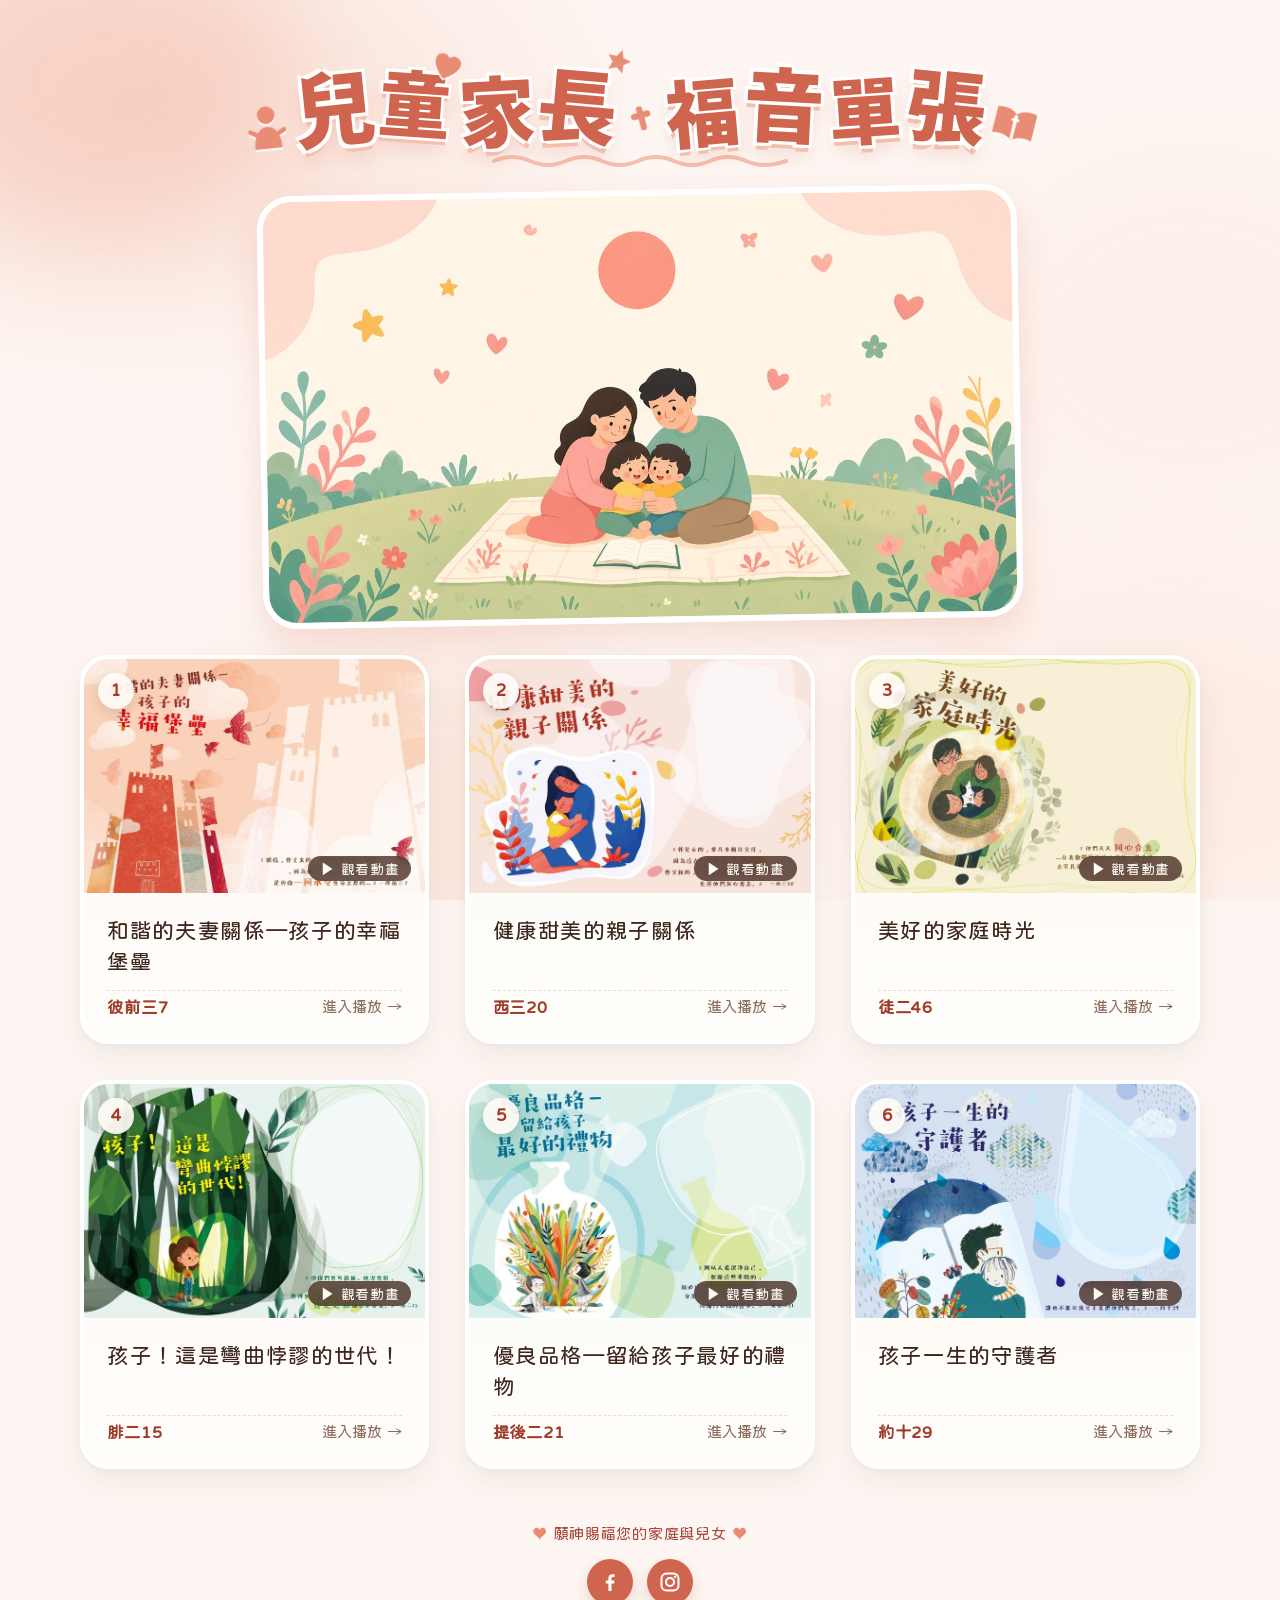
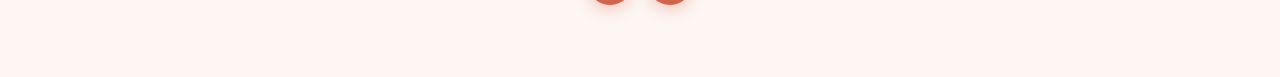
<file: index.html>
<!DOCTYPE html>
<html lang="zh-Hant">
<head>
  <meta charset="UTF-8">
  <meta name="viewport" content="width=device-width, initial-scale=1.0">
  <title>兒童家長福音單張</title>
  <link rel="icon" href="data:image/svg+xml,%3Csvg xmlns=%22http://www.w3.org/2000/svg%22 viewBox=%220 0 24 24%22%3E%3Cpath fill=%22%23d0654f%22 d=%22M12 21s-7.5-4.6-9.2-9.4C1.6 8.1 4 5 7.2 5c2 0 3.6 1.1 4.8 2.8C13.2 6.1 14.8 5 16.8 5 20 5 22.4 8.1 21.2 11.6 19.5 16.4 12 21 12 21z%22/%3E%3C/svg%3E">
  <link rel="stylesheet" href="css/style.css">
</head>
<body class="home-body">
  <div class="watercolor-blobs" aria-hidden="true">
    <div class="blob blob-pink"></div>
    <div class="blob blob-green"></div>
    <div class="blob blob-cream"></div>
  </div>

  <main class="home-container">
    <header class="home-header">
      <svg class="title-art" viewBox="0 0 160 92" role="img" aria-label="大人牽著小孩、手拿福音單張的小插圖">
        <path class="ta-heart" d="M80 22c-5-6-15-4-15 4 0 6 8 11 15 16 7-5 15-10 15-16 0-8-10-10-15-4z"/>
        <circle class="ta-c2" cx="50" cy="40" r="9"/>
        <path class="ta-c2" d="M37 88c0-20 5-34 13-34s13 14 13 34z"/>
        <circle class="ta-c1" cx="106" cy="54" r="7"/>
        <path class="ta-c1" d="M96 88c0-14 4-25 10-25s10 11 10 25z"/>
        <path class="ta-line" d="M61 66c12 6 24 6 37 3" />
        <rect class="ta-book" x="116" y="62" width="20" height="15" rx="3" transform="rotate(-12 126 70)"/>
        <path class="ta-bookline" d="M120 66.5l12-2.5M121 70.5l9-2" transform="rotate(-0 126 70)"/>
      </svg>
      <h1 class="home-title fun-title ft-b" aria-label="兒童家長福音單張"><span class="ft-line" aria-hidden="true"><span class="fc" style="--r:-6deg;--s:1.06;--y:0em">兒<svg class="fd p-left" viewBox="0 0 24 24" aria-hidden="true" focusable="false"><circle cx="12" cy="6" r="4.2"/><path d="M5.5 22c0-6.5 2.8-10.5 6.5-10.5s6.5 4 6.5 10.5z"/><path d="M4 13.5l3.5 2M20 13.5l-3.5 2" stroke="currentColor" stroke-width="2.2" stroke-linecap="round"/></svg></span><span class="fc" style="--r:4deg;--s:0.94;--y:-0.06em">童<svg class="fd p-tr" viewBox="0 0 24 24" aria-hidden="true" focusable="false"><path d="M12 21c-1.2-1-9-6.2-9-12a5 5 0 0 1 9-3 5 5 0 0 1 9 3c0 5.8-7.8 11-9 12z"/></svg></span><span class="fc" style="--r:-3deg;--s:1.0;--y:0.04em">家</span><span class="fc" style="--r:5deg;--s:1.04;--y:-0.04em">長<svg class="fd p-tr sm" viewBox="0 0 24 24" aria-hidden="true" focusable="false"><path d="M12 2.5l2.8 6 6.6.8-4.9 4.5 1.3 6.5L12 17l-5.8 3.3 1.3-6.5-4.9-4.5 6.6-.8z" stroke-linejoin="round"/></svg></span></span><span class="ft-line" aria-hidden="true"><span class="fc" style="--r:-5deg;--s:0.96;--y:0.05em">福<svg class="fd p-left sm2" viewBox="0 0 24 24" aria-hidden="true" focusable="false"><rect x="9.5" y="2" width="5" height="20" rx="2.2"/><rect x="4" y="7" width="16" height="5" rx="2.2"/></svg></span><span class="fc" style="--r:3deg;--s:1.05;--y:-0.05em">音</span><span class="fc" style="--r:-4deg;--s:0.95;--y:0.03em">單</span><span class="fc" style="--r:6deg;--s:1.03;--y:-0.03em">張<svg class="fd p-right" viewBox="0 0 24 24" aria-hidden="true" focusable="false"><path d="M12 6.5C9 4 5 3.6 1.5 4.6v14c3.5-1 7.5-.6 10.5 1.9 3-2.5 7-2.9 10.5-1.9v-14C19 3.6 15 4 12 6.5z"/><path d="M12 7v13" stroke="#fff" stroke-width="1.6" fill="none"/><path class="lt" d="M10.6 9.6h2.8M12 8.2v5" stroke="#fff" stroke-width="1.5" stroke-linecap="round" fill="none"/></svg></span></span></h1>
      <svg class="title-wave" viewBox="0 0 300 16" aria-hidden="true"><path d="M4 9 Q 22 1 40 9 T 76 9 T 112 9 T 148 9 T 184 9 T 220 9 T 256 9 T 296 9" fill="none" stroke="currentColor" stroke-width="4" stroke-linecap="round"/></svg>
      <figure class="hero-art">
        <img src="img/home_hero.jpg" alt="一家人坐在草地上，一起讀聖經的溫馨插圖" width="1280" height="720">
      </figure>
    </header>

    <section id="tract-grid" class="tract-grid" aria-label="福音單張列表"></section>

    <footer class="home-footer">
      <p><span class="foot-heart">♥</span> 願神賜福您的家庭與兒女 <span class="foot-heart">♥</span></p>
      <nav class="social-links" aria-label="社群連結">
        <a class="social-btn" href="https://www.facebook.com/share/19xRhihEk9/" target="_blank" rel="noopener" aria-label="Facebook" title="Facebook">
          <svg viewBox="0 0 24 24" aria-hidden="true"><path d="M13.5 21v-7.6h2.6l.4-3h-3V8.5c0-.9.3-1.5 1.5-1.5h1.6V4.3c-.3 0-1.2-.1-2.3-.1-2.3 0-3.9 1.4-3.9 4v2.2H7.8v3h2.6V21z"/></svg>
        </a>
        <a class="social-btn" href="https://www.instagram.com/jloves_children?cplk=NXM1bHM0Y20wMHAx" target="_blank" rel="noopener" aria-label="Instagram" title="Instagram">
          <svg viewBox="0 0 24 24" aria-hidden="true"><rect x="3.5" y="3.5" width="17" height="17" rx="5" fill="none" stroke="currentColor" stroke-width="2"/><circle cx="12" cy="12" r="4" fill="none" stroke="currentColor" stroke-width="2"/><circle cx="17.2" cy="6.8" r="1.3"/></svg>
        </a>
      </nav>
    </footer>
  </main>

  <script>
    (function () {
      var FALLBACK_TRACTS = [
        { id: 1, title: '健康甜美的親子關係', verse_ref: '西三20' },
        { id: 2, title: '美好的家庭時光', verse_ref: '徒二46' },
        { id: 3, title: '孩子！這是彎曲悖謬的世代！', verse_ref: '腓二15' },
        { id: 4, title: '優良品格—留給孩子最好的禮物', verse_ref: '提後二21' },
        { id: 5, title: '孩子一生的守護者', verse_ref: '約十29' },
        { id: 6, title: '和諧的夫妻關係—孩子的幸福堡壘', verse_ref: '彼前三7' }
      ];

      var SVG_PLACEHOLDER = 'data:image/svg+xml;utf8,' + encodeURIComponent(
        '<svg xmlns="http://www.w3.org/2000/svg" viewBox="0 0 640 440">' +
        '<defs><linearGradient id="g" x1="0" y1="0" x2="1" y2="1">' +
        '<stop offset="0%" stop-color="#f7ded6"/>' +
        '<stop offset="55%" stop-color="#faf1e6"/>' +
        '<stop offset="100%" stop-color="#dcebd9"/>' +
        '</linearGradient></defs>' +
        '<rect width="640" height="440" fill="url(#g)"/>' +
        '<circle cx="140" cy="110" r="90" fill="#f3c5b8" opacity="0.45"/>' +
        '<circle cx="510" cy="340" r="120" fill="#c7dec3" opacity="0.45"/>' +
        '</svg>'
      );

      var grid = document.getElementById('tract-grid');

      function createCard(item) {
        var n = item.id;
        var a = document.createElement('a');
        a.className = 'tract-card';
        a.href = 'play.html?t=' + n;
        a.id = 'tract-card-' + n;

        var thumbWrap = document.createElement('div');
        thumbWrap.className = 'card-thumb-wrap';

        var img = document.createElement('img');
        img.className = 'card-thumb';
        img.alt = item.title;
        img.loading = 'lazy';
        img.src = 'img/thumb_t' + n + '.jpg';
        img.onerror = function () {
          if (img.dataset.triedFront !== '1') {
            img.dataset.triedFront = '1';
            img.src = 'img/t' + n + '_front.jpg';
          } else {
            img.onerror = null;
            img.src = SVG_PLACEHOLDER;
          }
        };

        var numBadge = document.createElement('span');
        numBadge.className = 'card-number';
        numBadge.textContent = String(item.pos || n);

        var playPill = document.createElement('span');
        playPill.className = 'card-play-pill';
        playPill.textContent = '▶ 觀看動畫';

        thumbWrap.appendChild(img);
        thumbWrap.appendChild(numBadge);
        thumbWrap.appendChild(playPill);

        var body = document.createElement('div');
        body.className = 'card-body';

        var titleEl = document.createElement('h2');
        titleEl.className = 'card-title';
        titleEl.id = 'tract-title-' + n;
        titleEl.textContent = item.title;

        var footer = document.createElement('div');
        footer.className = 'card-footer';

        var refEl = document.createElement('span');
        refEl.className = 'card-ref';
        refEl.id = 'tract-ref-' + n;
        refEl.textContent = item.verse_ref;

        var arrowEl = document.createElement('span');
        arrowEl.className = 'card-arrow';
        arrowEl.textContent = '進入播放 →';

        footer.appendChild(refEl);
        footer.appendChild(arrowEl);

        body.appendChild(titleEl);
        body.appendChild(footer);

        a.appendChild(thumbWrap);
        a.appendChild(body);
        return a;
      }

      // 彩虹順序：紅→橙→黃→綠→青→藍
      var RAINBOW_ORDER = [6, 1, 2, 3, 4, 5];
      FALLBACK_TRACTS.sort(function (a, b) {
        return RAINBOW_ORDER.indexOf(a.id) - RAINBOW_ORDER.indexOf(b.id);
      });
      FALLBACK_TRACTS.forEach(function (item, idx) {
        item.pos = idx + 1;
        grid.appendChild(createCard(item));
      });

      FALLBACK_TRACTS.forEach(function (fallback) {
        var n = fallback.id;
        fetch('data/t' + n + '.json')
          .then(function (res) {
            if (!res.ok) throw new Error('HTTP ' + res.status);
            return res.json();
          })
          .then(function (data) {
            if (!data || typeof data !== 'object') return;
            var titleEl = document.getElementById('tract-title-' + n);
            var refEl = document.getElementById('tract-ref-' + n);
            if (titleEl && typeof data.title === 'string' && data.title.trim()) {
              titleEl.textContent = data.title.trim();
            }
            var ref = data.verse_ref;
            if ((!ref || !String(ref).trim()) && Array.isArray(data.scenes)) {
              for (var i = 0; i < data.scenes.length; i++) {
                if (data.scenes[i] && data.scenes[i].ref) {
                  ref = data.scenes[i].ref;
                  break;
                }
              }
            }
            if (refEl && typeof ref === 'string' && ref.trim()) {
              refEl.textContent = ref.trim().replace(/^[—－\-]+/, '');
            }
          })
          .catch(function () {
            // Keep hardcoded fallback title and verse_ref
          });
      });
    })();
  </script>
</body>
</html>
</file>
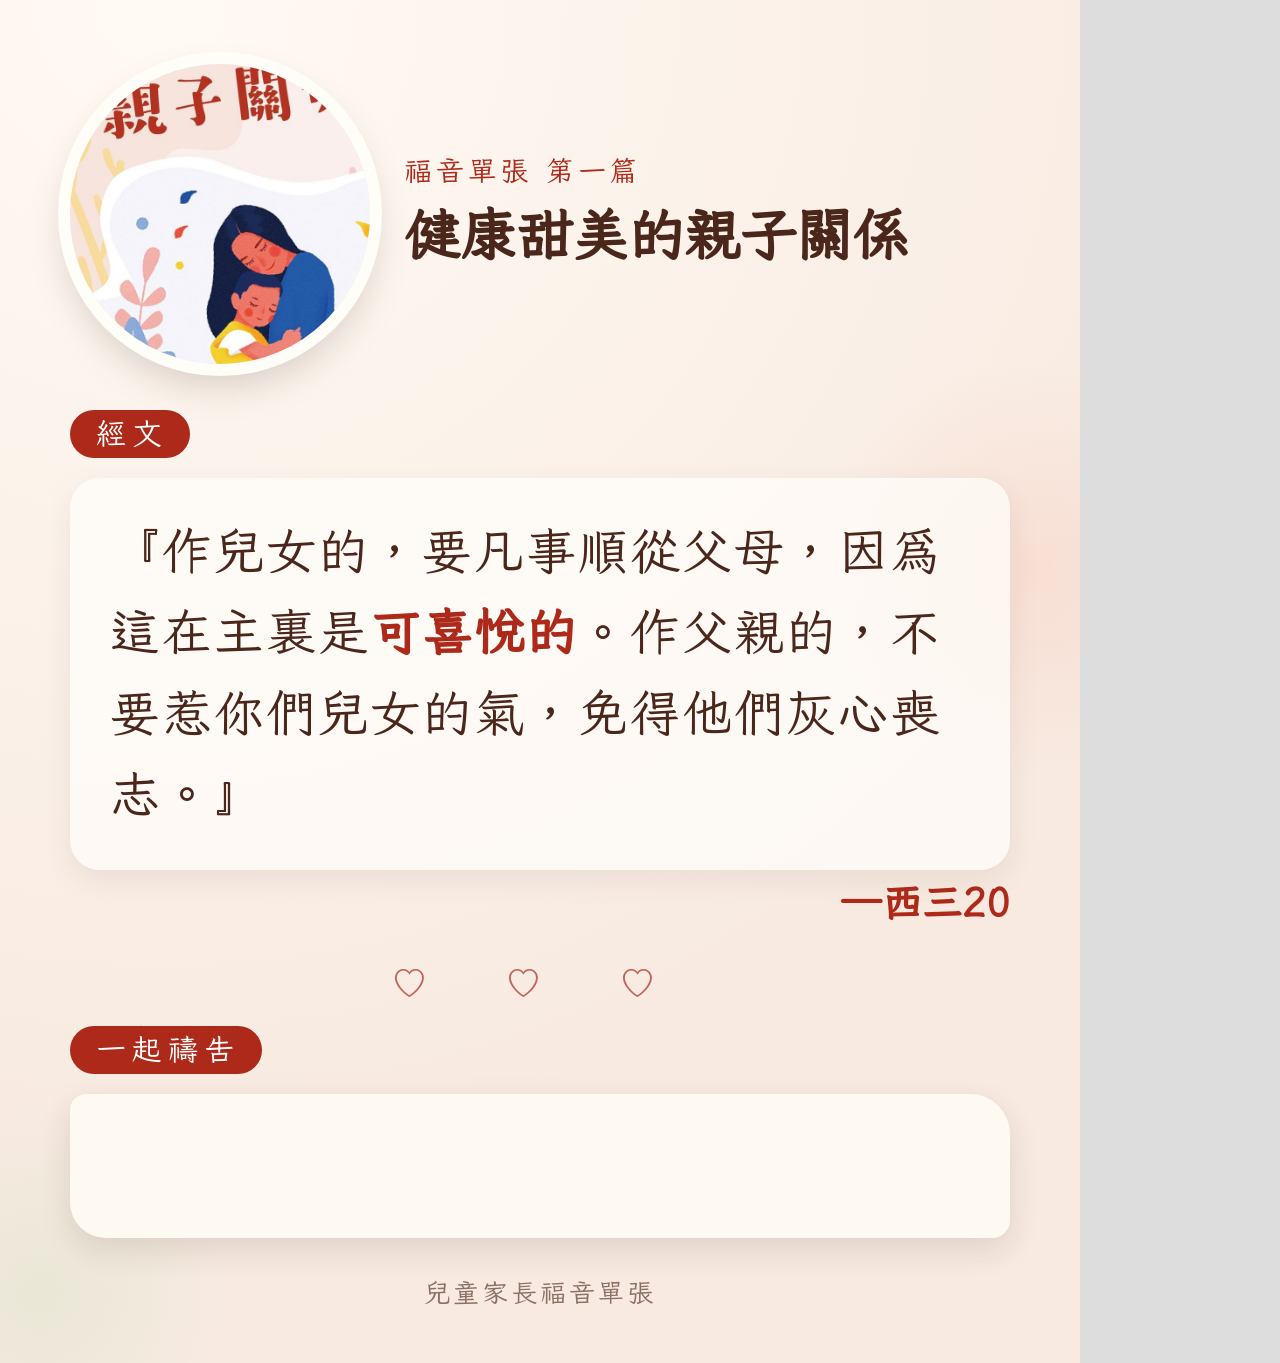
<file: card.html>
<!DOCTYPE html>
<html lang="zh-Hant">
<head>
<meta charset="UTF-8">
<meta name="robots" content="noindex">
<title>經文禱告圖文卡</title>
<style>
@font-face { font-family: 'WenKai'; src: url('fonts/wenkai.woff2') format('woff2'); }
@font-face { font-family: 'PrayerHand'; src: url('fonts/prayer.woff2') format('woff2'); }
* { box-sizing: border-box; margin: 0; padding: 0; }
body { background: #ddd; font-family: 'WenKai', serif; }
#card {
  width: 1080px; padding: 64px 70px 54px; position: relative; overflow: hidden;
  background: radial-gradient(circle at 15% 0%, #fffaf3 0%, var(--bg, #f6e7df) 70%);
  color: var(--ink, #462c22);
}
#card::before, #card::after { content: ''; position: absolute; border-radius: 50%; opacity: .35; }
#card::before { width: 420px; height: 420px; right: -160px; top: 360px; background: radial-gradient(circle, #f6c6b6 0%, rgba(246,198,182,0) 70%); }
#card::after { width: 380px; height: 380px; left: -150px; bottom: -120px; background: radial-gradient(circle, #cfe3c4 0%, rgba(207,227,196,0) 70%); }
.top { display: flex; align-items: center; gap: 34px; position: relative; z-index: 1; }
.pic { width: 300px; height: 300px; border-radius: 50%; background-size: cover; flex: 0 0 auto;
  box-shadow: 0 0 0 12px #fffdf8, 0 18px 40px rgba(58,34,22,.22); }
.tag { font-size: 28px; letter-spacing: .14em; color: var(--accent, #b83724); margin-bottom: 12px; }
.title { font-size: 56px; font-weight: 700; line-height: 1.3; }
.sec { position: relative; z-index: 1; margin-top: 46px; }
.label { display: inline-block; font-size: 30px; letter-spacing: .2em; color: #fff; background: var(--accent, #b83724);
  padding: 6px 22px 6px 26px; border-radius: 999px; margin-bottom: 20px; }
.verse { font-size: 50px; line-height: 1.62; letter-spacing: .04em; background: rgba(255,253,249,.78);
  padding: 34px 40px; border-radius: 30px; box-shadow: 0 10px 30px rgba(58,34,22,.08); }
.verse .hl { color: var(--accent, #b83724); font-weight: 700; }
.ref { text-align: right; font-size: 40px; font-weight: 700; color: var(--accent, #b83724); margin-top: 10px; }
.divider { text-align: center; font-size: 34px; color: var(--accent, #b83724); margin: 36px 0 0; letter-spacing: 1em; opacity: .7; }
.prayer { font-family: 'PrayerHand', 'WenKai', serif; -webkit-text-stroke: 1.1px currentColor; font-size: 44px; line-height: 1.72;
  letter-spacing: .06em; background: #fffaf1; padding: 34px 42px; border-radius: 16px 40px 18px 36px;
  box-shadow: 0 12px 32px rgba(58,34,22,.12); color: #4a2e22; }
.amen { text-align: right; }
.foot { position: relative; z-index: 1; margin-top: 40px; text-align: center; font-size: 26px; letter-spacing: .12em; opacity: .62; }
</style>
</head>
<body>
<div id="card">
  <div class="top">
    <div class="pic" id="pic"></div>
    <div><div class="tag" id="tag">福音單張</div><div class="title" id="title"></div></div>
  </div>
  <div class="sec"><span class="label">經文</span>
    <div class="verse" id="verse"></div><div class="ref" id="ref"></div></div>
  <div class="divider">♡ ♡ ♡</div>
  <div class="sec" style="margin-top:22px"><span class="label">一起禱告</span>
    <div class="prayer" id="prayer"></div></div>
  <div class="foot">兒童家長福音單張</div>
</div>
<script>
(function () {
  var n = parseInt((new URLSearchParams(location.search).get('t') || '1').replace(/\D+/g, ''), 10) || 1;
  window.__cardReady = fetch('data/t' + n + '.json').then(function (r) { return r.json(); }).then(function (d) {
    var p = d.palette || {};
    var c = document.getElementById('card');
    if (p.bg) c.style.setProperty('--bg', p.bg);
    if (p.ink) c.style.setProperty('--ink', p.ink);
    if (p.accent) c.style.setProperty('--accent', p.accent);
    document.getElementById('title').textContent = d.title;
    document.getElementById('tag').textContent = '福音單張 第' + '一二三四五六'.charAt(n - 1) + '篇';
    var v = d.verse || '';
    var hl = (d.verse_highlight || []).filter(Boolean);
    var html = v.replace(/[&<>]/g, function (ch) { return ({ '&': '&amp;', '<': '&lt;', '>': '&gt;' })[ch]; });
    hl.forEach(function (h) { if (h && v.indexOf(h) >= 0) html = html.split(h).join('<span class="hl">' + h + '</span>'); });
    document.getElementById('verse').innerHTML = html;
    document.getElementById('ref').textContent = '—' + (d.verse_ref || '');
    var prayer = '';
    (d.scenes || []).forEach(function (s) { if (s.type === 'prayer') prayer = s.text; });
    document.getElementById('prayer').textContent = prayer;
    var cover = (d.scenes || [])[0] || {};
    var cam = cover.cam_to || [0, 0, 2000, 1410];
    var img = (d.images && d.images.front) || ('img/t' + n + '_front.jpg');
    var sz = (d.size && d.size.front) || [2000, 1410];
    var pic = document.getElementById('pic');
    // square crop centred on the cover camera
    var side = Math.min(cam[2], cam[3]) * 0.9, cx = cam[0] + cam[2] / 2, cy = cam[1] + cam[3] * 0.45;
    var s = 300 / side;
    pic.style.backgroundImage = 'url("' + img + '")';
    pic.style.backgroundSize = (sz[0] * s) + 'px ' + (sz[1] * s) + 'px';
    pic.style.backgroundPosition = (-(cx - side / 2) * s) + 'px ' + (-(cy - side / 2) * s) + 'px';
    return Promise.all([document.fonts.load('50px WenKai'), document.fonts.load('44px PrayerHand')]).then(function () { return document.fonts.ready; });
  });
})();
</script>
</body>
</html>
</file>
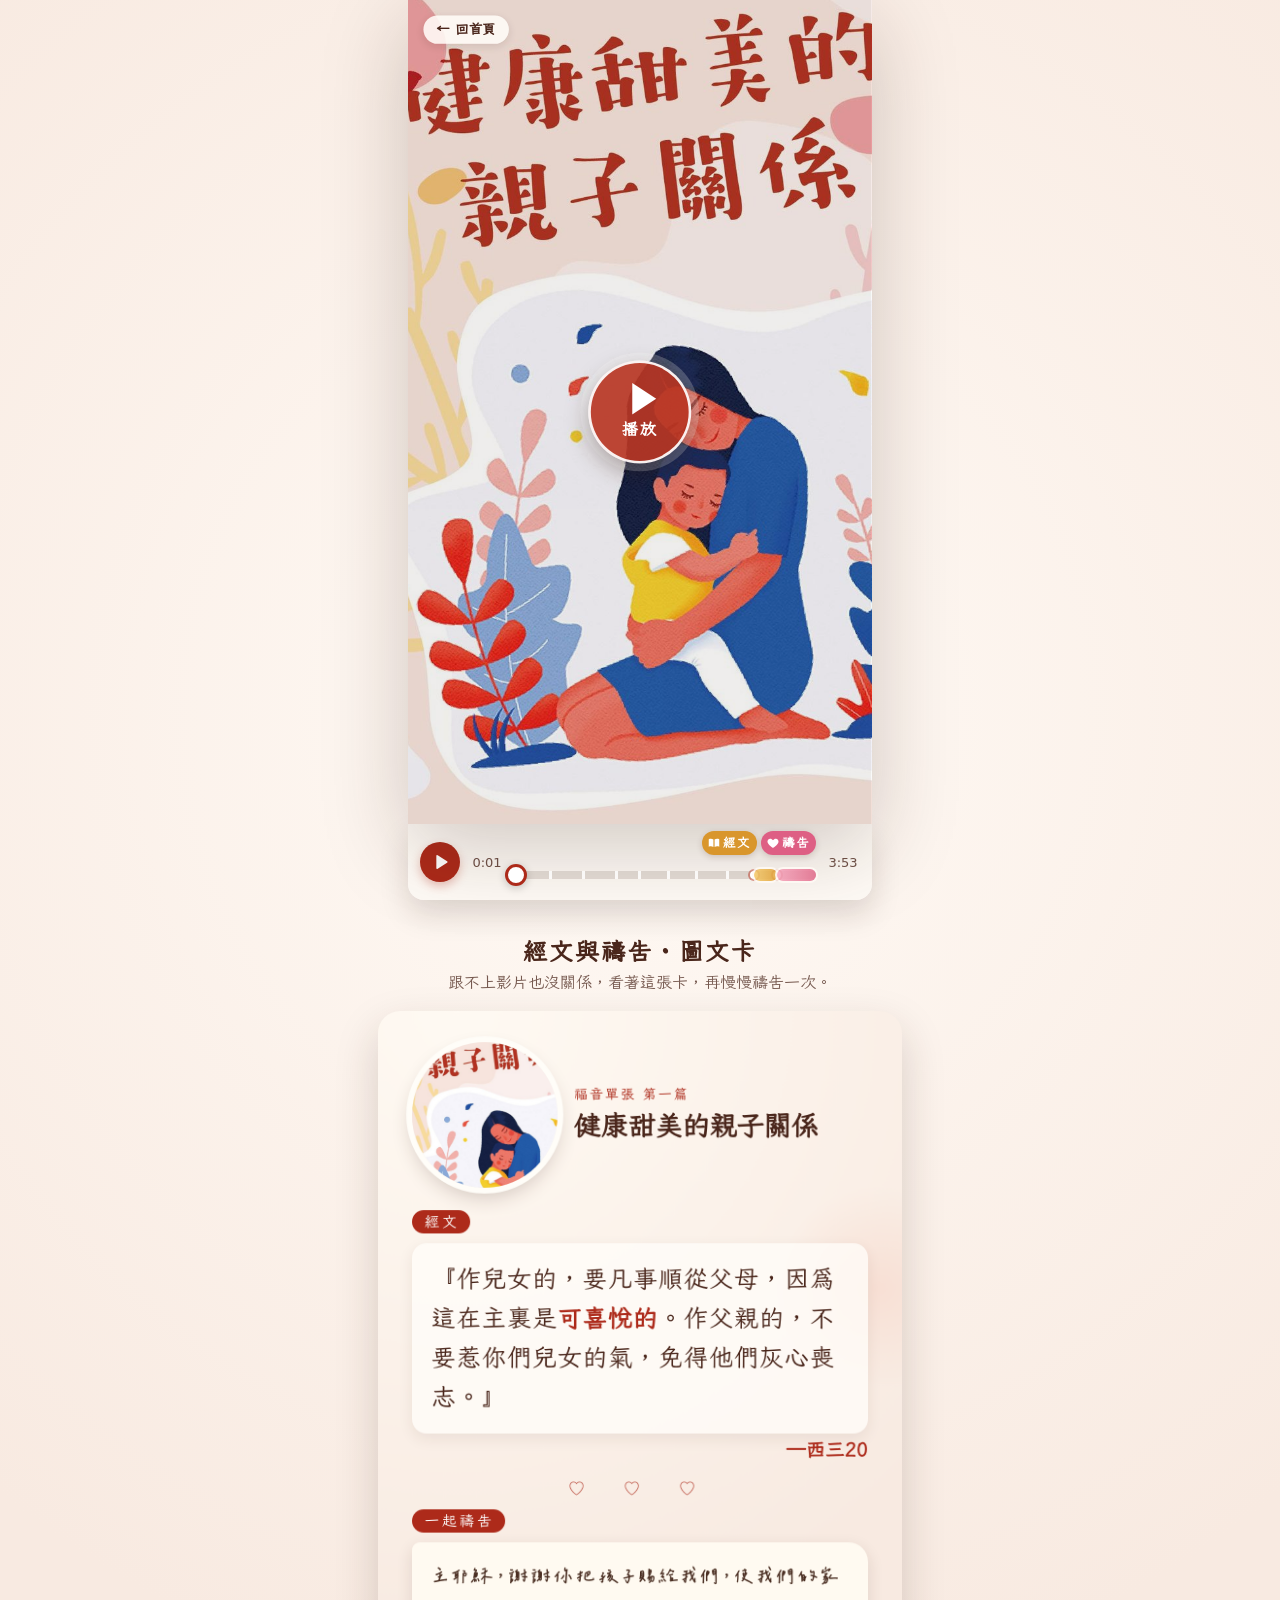
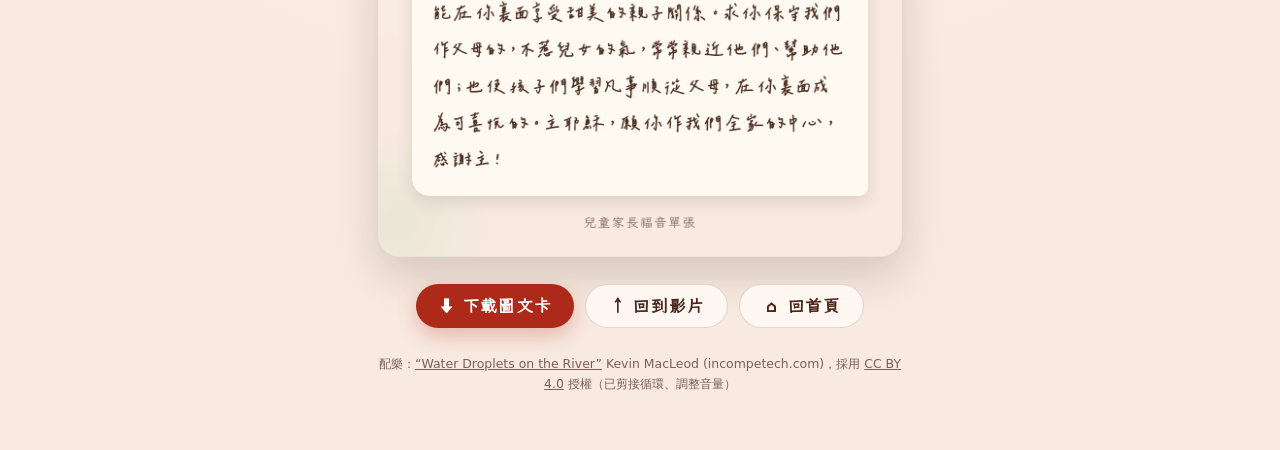
<file: play.html>
<!DOCTYPE html>
<html lang="zh-Hant">
<head>
  <meta charset="UTF-8">
  <meta name="viewport" content="width=device-width, initial-scale=1.0, maximum-scale=1.0, user-scalable=no">
  <title>兒童家長福音單張</title>
  <link rel="icon" href="data:image/svg+xml,%3Csvg xmlns=%22http://www.w3.org/2000/svg%22 viewBox=%220 0 24 24%22%3E%3Cpath fill=%22%23d0654f%22 d=%22M12 21s-7.5-4.6-9.2-9.4C1.6 8.1 4 5 7.2 5c2 0 3.6 1.1 4.8 2.8C13.2 6.1 14.8 5 16.8 5 20 5 22.4 8.1 21.2 11.6 19.5 16.4 12 21 12 21z%22/%3E%3C/svg%3E">
  <link rel="stylesheet" href="css/style.css">
</head>
<body class="play-body">
 <main class="player-wrap">
  <div id="stage-viewport">
    <div id="stage">
      <div id="scenes-layer"></div>
      <div id="white-overlay"></div>

      <div id="ui-layer">
        <a href="index.html" id="top-home-link" class="top-home-link">← 回首頁</a>

        <div id="start-overlay" class="ui-overlay">
          <button type="button" id="play-btn" class="play-circle-btn" aria-label="播放">
            <span class="play-icon" aria-hidden="true">▶</span>
            <span id="play-btn-label" class="play-label">播放</span>
          </button>
        </div>

        <div id="end-overlay" class="ui-overlay hidden">
          <div class="end-card">
            <div id="end-title" class="end-title">健康甜美的親子關係</div>
            <div class="end-actions">
              <button type="button" id="replay-btn" class="action-btn primary">↻ 再看一次</button>
              <button type="button" id="to-card-btn" class="action-btn secondary">♡ 經文禱告卡</button>
              <a href="index.html" class="action-btn secondary">⌂ 回首頁</a>
            </div>
          </div>
        </div>
      </div>
    </div>
  </div>

  <div id="controls" class="controls" role="group" aria-label="播放控制">
    <button type="button" id="ctrl-play" class="ctrl-play" aria-label="播放">
      <svg class="ic-play" viewBox="0 0 24 24" aria-hidden="true"><path d="M8 5.5v13a1 1 0 0 0 1.5.86l10.2-6.5a1 1 0 0 0 0-1.72L9.5 4.64A1 1 0 0 0 8 5.5z"/></svg>
      <svg class="ic-pause" viewBox="0 0 24 24" aria-hidden="true"><rect x="6.5" y="5" width="4" height="14" rx="1.6"/><rect x="13.5" y="5" width="4" height="14" rx="1.6"/></svg>
    </button>
    <span id="ctrl-cur" class="ctrl-time">0:00</span>
    <div id="ctrl-track" class="ctrl-track" role="slider" tabindex="0" aria-label="播放進度" aria-valuemin="0" aria-valuemax="0" aria-valuenow="0">
      <div class="ctrl-rail"></div>
      <div class="ctrl-ticks"></div>
      <div id="ctrl-fill" class="ctrl-fill"></div>
      <div id="ctrl-thumb" class="ctrl-thumb"></div>
    </div>
    <span id="ctrl-tot" class="ctrl-time">0:00</span>
  </div>
 </main>

 <section id="card-section" class="card-section" aria-label="經文禱告圖文卡">
   <h2 class="card-heading">經文與禱告・圖文卡</h2>
   <p class="card-hint">跟不上影片也沒關係，看著這張卡，再慢慢禱告一次。</p>
   <figure class="card-figure">
     <img id="card-img" class="card-img" alt="經文禱告圖文卡" loading="lazy" width="1080" height="1350">
   </figure>
   <div class="card-actions">
     <a id="card-download" class="pill-btn primary" href="#" download>⬇ 下載圖文卡</a>
     <a href="#" class="pill-btn secondary" onclick="window.scrollTo({top:0,behavior:'smooth'});return false;">↑ 回到影片</a>
     <a href="index.html" class="pill-btn secondary">⌂ 回首頁</a>
   </div>
   <p id="music-credit" class="music-credit"></p>
 </section>

  <script src="js/player.js"></script>
</body>
</html>
</file>
<file: css/style.css>
@font-face {
  font-family: 'WenKai';
  src: url('../fonts/wenkai.woff2') format('woff2'),
       url('fonts/wenkai.woff2') format('woff2');
  font-weight: normal;
  font-style: normal;
  font-display: swap;
}

:root {
  --font-main: 'WenKai', 'LXGW WenKai TC', 'Kaiti TC', 'STKaiti', 'DFKai-SB', serif;
  --bg: #f6e7df;
  --ink: #462c22;
  --accent: #b83724;
  --panel: rgba(255, 251, 247, 0.88);
}

*, *::before, *::after {
  box-sizing: border-box;
  margin: 0;
  padding: 0;
}

html, body {
  width: 100%;
  min-height: 100%;
  font-family: var(--font-main);
  color: var(--ink);
  -webkit-font-smoothing: antialiased;
  -moz-osx-font-smoothing: grayscale;
}

/* =========================================================
   首頁 (index.html) — 柔和插畫水彩風格
   ========================================================= */
body.home-body {
  background-color: #fbf5ef;
  background-image:
    radial-gradient(ellipse 55% 45% at 12% 15%, rgba(247, 206, 200, 0.55) 0%, rgba(247, 206, 200, 0) 70%),
    radial-gradient(ellipse 50% 45% at 88% 22%, rgba(213, 232, 212, 0.55) 0%, rgba(213, 232, 212, 0) 72%),
    radial-gradient(ellipse 60% 50% at 20% 82%, rgba(220, 234, 224, 0.5) 0%, rgba(220, 234, 224, 0) 70%),
    radial-gradient(ellipse 55% 45% at 85% 85%, rgba(250, 224, 198, 0.52) 0%, rgba(250, 224, 198, 0) 70%);
  background-attachment: fixed;
  position: relative;
  overflow-x: hidden;
  padding: 3rem 1.25rem 4.5rem;
}

.watercolor-blobs {
  position: fixed;
  inset: 0;
  pointer-events: none;
  z-index: 0;
  overflow: hidden;
}

.blob {
  position: absolute;
  border-radius: 50%;
  filter: blur(48px);
  opacity: 0.45;
}

.blob-pink {
  width: 380px;
  height: 320px;
  top: -80px;
  left: -90px;
  background: #f4b8b0;
}

.blob-green {
  width: 420px;
  height: 350px;
  top: 18%;
  right: -120px;
  background: #cce3cc;
}

.blob-cream {
  width: 460px;
  height: 360px;
  bottom: -100px;
  left: 15%;
  background: #f7dfc2;
}

.home-container {
  position: relative;
  z-index: 1;
  max-width: 1120px;
  margin: 0 auto;
}

.home-header {
  text-align: center;
  margin-bottom: 2.75rem;
}

.home-badge {
  display: inline-block;
  font-size: 0.95rem;
  letter-spacing: 0.14em;
  color: #8c5848;
  background: rgba(255, 248, 242, 0.85);
  border: 1px solid rgba(184, 55, 36, 0.16);
  padding: 0.35rem 1.1rem;
  border-radius: 999px;
  margin-bottom: 0.9rem;
  box-shadow: 0 4px 14px rgba(110, 65, 45, 0.06);
}

.home-title {
  font-size: clamp(1.85rem, 4vw, 2.75rem);
  font-weight: 700;
  color: #462b20;
  letter-spacing: 0.06em;
  line-height: 1.35;
  margin-bottom: 0.65rem;
  text-shadow: 0 2px 10px rgba(255, 255, 255, 0.8);
}

.home-subtitle {
  font-size: clamp(1rem, 2vw, 1.18rem);
  color: #77584c;
  letter-spacing: 0.04em;
  line-height: 1.6;
}

.tract-grid {
  display: grid;
  grid-template-columns: 1fr;
  gap: 1.75rem;
}

@media (min-width: 640px) {
  .tract-grid {
    grid-template-columns: repeat(2, 1fr);
    gap: 2rem;
  }
}

@media (min-width: 980px) {
  .tract-grid {
    grid-template-columns: repeat(3, 1fr);
    gap: 2.25rem;
  }
}

.tract-card {
  display: flex;
  flex-direction: column;
  text-decoration: none;
  color: inherit;
  background: rgba(255, 252, 248, 0.9);
  border-radius: 26px;
  overflow: hidden;
  border: 1px solid rgba(255, 255, 255, 0.9);
  box-shadow:
    0 12px 32px rgba(92, 58, 42, 0.08),
    0 2px 6px rgba(92, 58, 42, 0.04);
  transition: transform 0.32s cubic-bezier(0.22, 1, 0.36, 1),
              box-shadow 0.32s cubic-bezier(0.22, 1, 0.36, 1);
  position: relative;
}

.tract-card:nth-child(3n+1) {
  background: linear-gradient(180deg, rgba(255, 247, 244, 0.94) 0%, rgba(255, 253, 250, 0.94) 100%);
}

.tract-card:nth-child(3n+2) {
  background: linear-gradient(180deg, rgba(246, 252, 246, 0.94) 0%, rgba(255, 253, 250, 0.94) 100%);
}

.tract-card:nth-child(3n+3) {
  background: linear-gradient(180deg, rgba(254, 250, 241, 0.94) 0%, rgba(255, 253, 250, 0.94) 100%);
}

.tract-card:hover,
.tract-card:focus-visible {
  transform: translateY(-7px);
  box-shadow:
    0 20px 42px rgba(92, 58, 42, 0.15),
    0 4px 12px rgba(92, 58, 42, 0.06);
  outline: none;
}

.card-thumb-wrap {
  position: relative;
  width: 100%;
  aspect-ratio: 16 / 11;
  background: linear-gradient(135deg, #f8e4dc 0%, #e7f0e4 55%, #faecd8 100%);
  overflow: hidden;
}

.card-thumb {
  width: 100%;
  height: 100%;
  object-fit: cover;
  display: block;
  transition: transform 0.5s ease;
}

.tract-card:hover .card-thumb {
  transform: scale(1.04);
}

.card-number {
  position: absolute;
  top: 14px;
  left: 14px;
  width: 36px;
  height: 36px;
  border-radius: 50%;
  background: rgba(255, 252, 248, 0.92);
  color: #a93826;
  font-weight: 700;
  font-size: 1.05rem;
  display: flex;
  align-items: center;
  justify-content: center;
  box-shadow: 0 4px 12px rgba(60, 30, 20, 0.14);
}

.card-play-pill {
  position: absolute;
  bottom: 12px;
  right: 14px;
  background: rgba(70, 43, 32, 0.78);
  color: #fffaf5;
  font-size: 0.85rem;
  padding: 0.28rem 0.75rem;
  border-radius: 999px;
  backdrop-filter: blur(4px);
  -webkit-backdrop-filter: blur(4px);
  letter-spacing: 0.05em;
  transition: background 0.25s ease;
}

.tract-card:hover .card-play-pill {
  background: #b83724;
}

.card-body {
  padding: 1.35rem 1.45rem 1.5rem;
  display: flex;
  flex-direction: column;
  flex: 1;
  justify-content: space-between;
  gap: 0.75rem;
}

.card-title {
  font-size: 1.35rem;
  font-weight: 700;
  color: #3f261d;
  line-height: 1.45;
  letter-spacing: 0.03em;
}

.card-footer {
  display: flex;
  align-items: center;
  justify-content: space-between;
  padding-top: 0.45rem;
  border-top: 1px dashed rgba(140, 95, 75, 0.2);
}

.card-ref {
  font-size: 1.02rem;
  color: #9e3d2b;
  font-weight: 700;
  letter-spacing: 0.05em;
}

.card-arrow {
  font-size: 0.95rem;
  color: #8c6b5d;
}

.home-footer {
  text-align: center;
  margin-top: 3.5rem;
  font-size: 0.95rem;
  color: #8c6f63;
  letter-spacing: 0.05em;
}

/* =========================================================
   播放頁 (play.html) — 9:16 邏輯舞台 1080x1920 + Letterbox
   ========================================================= */
body.play-body {
  width: 100%;
  min-height: 100vh;
  overflow-x: hidden;
  overflow-y: auto;
  background: radial-gradient(circle at 50% 35%, #fdf6f0 0%, var(--bg) 65%, #e5cfc4 100%);
}

.player-wrap {
  height: 100vh;
  height: 100dvh;
  display: flex;
  flex-direction: column;
  align-items: center;
  justify-content: center;
  user-select: none;
  -webkit-user-select: none;
}

body.render-mode {
  overflow: hidden;
}

body.render-mode .player-wrap {
  height: auto;
}

body.render-mode .controls,
body.render-mode .card-section {
  display: none !important;
}

#stage-viewport {
  position: relative;
  overflow: hidden;
  box-shadow: 0 24px 80px rgba(45, 24, 14, 0.22);
  background: var(--bg);
}

body.render-mode #stage-viewport {
  box-shadow: none;
}

body.render-mode *,
body.render-mode *::before,
body.render-mode *::after {
  transition: none !important;
  animation: none !important;
}

#stage {
  position: absolute;
  top: 0;
  left: 0;
  width: 1080px;
  height: 1920px;
  transform-origin: 0 0;
  overflow: hidden;
  background: var(--bg);
  font-family: var(--font-main);
}

#scenes-layer {
  position: absolute;
  inset: 0;
  width: 1080px;
  height: 1920px;
  overflow: hidden;
}

.scene {
  position: absolute;
  inset: 0;
  width: 1080px;
  height: 1920px;
  overflow: hidden;
  pointer-events: none;
  /* opaque paper so the incoming scene fully covers the outgoing one (no jump when it is removed) */
  background: var(--bg);
  contain: layout paint;
  will-change: opacity;
}

.scene-cam-layer {
  position: absolute;
  top: 0;
  left: 0;
  transform-origin: 0 0;
  will-change: transform;
}

.scene-bg-img {
  display: block;
  max-width: none;
  pointer-events: none;
}

.scene-sprites-layer {
  position: absolute;
  inset: 0;
  width: 1080px;
  height: 1920px;
  pointer-events: none;
}

.scene-sprite {
  position: absolute;
  top: 0;
  left: 0;
  background-repeat: no-repeat;
  transform-origin: center center;
  will-change: transform, opacity;
  mix-blend-mode: multiply;
  -webkit-mask-image: radial-gradient(ellipse 50% 50% at 50% 50%, rgba(0, 0, 0, 1) 0%, rgba(0, 0, 0, 1) 55%, rgba(0, 0, 0, 0) 100%);
  mask-image: radial-gradient(ellipse 50% 50% at 50% 50%, rgba(0, 0, 0, 1) 0%, rgba(0, 0, 0, 1) 55%, rgba(0, 0, 0, 0) 100%);
}

/* 紙片文字面板 */
.scene-panel {
  position: absolute;
  background: var(--panel);
  border-radius: 36px;
  padding: 46px 54px;
  height: auto;
  display: flex;
  flex-direction: column;
  justify-content: center;
  box-shadow:
    0 20px 54px rgba(58, 34, 22, 0.13),
    0 3px 12px rgba(58, 34, 22, 0.06),
    inset 0 0 0 1.5px rgba(255, 255, 255, 0.72);
  backdrop-filter: blur(12px);
  -webkit-backdrop-filter: blur(12px);
  overflow: hidden;
}

#stage.is-scaled .scene-panel {
  backdrop-filter: none;
  -webkit-backdrop-filter: none;
}

.scene-panel.pos-top {
  top: 56px;
  left: 56px;
  right: 56px;
}

.scene-panel.pos-top-left {
  top: 56px;
  left: 56px;
  width: 948px;
}

.scene-panel.pos-top-right {
  top: 56px;
  right: 56px;
  width: 948px;
}

.scene-panel.pos-center {
  top: 50%;
  left: 56px;
  right: 56px;
  transform: translateY(-50%);
}

.scene-panel.pos-bottom {
  bottom: 56px;
  left: 56px;
  right: 56px;
}

.scene-panel.pos-bottom-left {
  bottom: 56px;
  left: 56px;
  width: 948px;
}

.scene-panel.pos-bottom-right {
  bottom: 56px;
  right: 56px;
  width: 948px;
}

.panel-inner {
  position: relative;
  width: 100%;
  color: var(--ink);
  font-size: 56px;
  line-height: 1.75;
  letter-spacing: 0.04em;
  text-align: left;
}

.text-line {
  display: block;
  white-space: nowrap;
}

.scene-verse .panel-inner {
  text-align: left;
}

.char {
  display: inline-block;
  opacity: 0;
}

.char-space {
  display: inline;
}

.char-bold {
  color: var(--accent);
  font-weight: 700;
}

.char-highlight {
  color: var(--accent);
  font-weight: 700;
  font-size: 1.2em;
  line-height: 1.2;
}

.verse-ref-wrap {
  display: block;
  text-align: right;
  margin-top: 28px;
  font-size: 0.92em;
  font-weight: 700;
  color: var(--accent);
  letter-spacing: 0.06em;
}

/* 筆尖墨點光點 */
.pen-tip {
  position: absolute;
  width: 22px;
  height: 22px;
  border-radius: 50%;
  pointer-events: none;
  opacity: 0;
  background: radial-gradient(circle, var(--accent) 0%, rgba(184, 55, 36, 0.45) 45%, rgba(184, 55, 36, 0) 75%);
  box-shadow: 0 0 18px rgba(184, 55, 36, 0.45);
  transform: translate(-50%, -50%);
}

/* 開頭與結尾全白淡入淡出層 */
#white-overlay {
  position: absolute;
  inset: 0;
  width: 1080px;
  height: 1920px;
  background: #ffffff;
  pointer-events: none;
  z-index: 20;
  opacity: 1;
}

/* 互動控制層（?render=1 時完全隱藏） */
#ui-layer {
  position: absolute;
  inset: 0;
  width: 1080px;
  height: 1920px;
  z-index: 30;
  pointer-events: none;
}

body.render-mode #ui-layer {
  display: none !important;
}

.ui-overlay {
  position: absolute;
  inset: 0;
  display: flex;
  flex-direction: column;
  align-items: center;
  justify-content: center;
  background: rgba(45, 28, 20, 0.08);
  pointer-events: auto;
}

.ui-overlay.hidden {
  display: none !important;
}

.play-circle-btn {
  width: 240px;
  height: 240px;
  border-radius: 50%;
  border: 6px solid rgba(255, 255, 255, 0.92);
  background: rgba(184, 55, 36, 0.92);
  color: #ffffff;
  font-family: var(--font-main);
  font-size: 46px;
  font-weight: 700;
  display: flex;
  flex-direction: column;
  align-items: center;
  justify-content: center;
  gap: 10px;
  cursor: pointer;
  box-shadow:
    0 20px 55px rgba(45, 20, 12, 0.35),
    0 0 0 18px rgba(255, 255, 255, 0.22);
  transition: transform 0.2s ease, background 0.2s ease;
}

.play-circle-btn:hover {
  transform: scale(1.05);
  background: #c83d28;
}

.play-circle-btn:active {
  transform: scale(0.97);
}

.play-icon {
  font-size: 72px;
  line-height: 1;
  margin-left: 8px;
}

.play-label {
  font-size: 38px;
  letter-spacing: 0.08em;
}

.end-card {
  background: rgba(255, 252, 248, 0.95);
  padding: 72px 84px;
  border-radius: 44px;
  text-align: center;
  box-shadow: 0 24px 68px rgba(50, 28, 18, 0.22);
  border: 2px solid rgba(255, 255, 255, 0.9);
  display: flex;
  flex-direction: column;
  align-items: center;
  gap: 36px;
  max-width: 860px;
}

.end-title {
  font-size: 56px;
  color: var(--ink);
  font-weight: 700;
  line-height: 1.4;
}

.end-actions {
  display: flex;
  gap: 32px;
  flex-wrap: wrap;
  justify-content: center;
}

.action-btn {
  display: inline-flex;
  align-items: center;
  justify-content: center;
  padding: 26px 54px;
  border-radius: 999px;
  font-family: var(--font-main);
  font-size: 42px;
  font-weight: 700;
  text-decoration: none;
  cursor: pointer;
  border: none;
  letter-spacing: 0.06em;
  transition: transform 0.2s ease, box-shadow 0.2s ease;
}

.action-btn.primary {
  background: var(--accent);
  color: #ffffff;
  box-shadow: 0 12px 32px rgba(184, 55, 36, 0.3);
}

.action-btn.secondary {
  background: #f3e5dc;
  color: var(--ink);
  border: 2px solid rgba(90, 55, 40, 0.18);
}

.action-btn:hover {
  transform: translateY(-3px);
}

.top-home-link {
  position: absolute;
  top: 36px;
  left: 36px;
  z-index: 35;
  background: rgba(255, 252, 248, 0.88);
  color: var(--ink);
  text-decoration: none;
  font-size: 32px;
  font-weight: 700;
  padding: 14px 30px;
  border-radius: 999px;
  box-shadow: 0 6px 20px rgba(45, 25, 15, 0.12);
  pointer-events: auto;
  transition: opacity 0.25s ease, transform 0.2s ease;
}

.top-home-link:hover {
  transform: scale(1.04);
}

/* ===== Round 2: image windows / custom text boxes ===== */
.scene-view {
  position: absolute;
  left: 0;
  top: 0;
  width: 1080px;
  height: 1920px;
  overflow: hidden;
  transform-origin: 50% 50%;
  will-change: transform;
}

.scene-view.frame-card {
  box-shadow: 0 26px 60px rgba(58, 34, 22, 0.22), 0 0 0 10px rgba(255, 255, 255, 0.92);
}

.scene-view.frame-polaroid {
  box-shadow: 0 30px 70px rgba(58, 34, 22, 0.26), 0 0 0 18px #fffdf8;
}

.scene-backdrop {
  position: absolute;
  inset: -60px;
  background-size: cover;
  background-position: center;
  /* already blurred: a tiny pre-rendered image upscaled (see softBackdropUrl in player.js) */
  opacity: 0.42;
}

.scene-backdrop::after {
  content: '';
  position: absolute;
  inset: 0;
  background: radial-gradient(circle at 50% 40%, rgba(255, 250, 244, 0.25) 0%, rgba(255, 250, 244, 0.55) 100%);
}

.scene-panel.pos-custom {
  right: auto;
}

.scene-panel.panel-soft {
  background: rgba(255, 252, 248, 0.94);
}

/* 主觀禱告：手寫信紙 */
@font-face {
  font-family: 'PrayerHand';
  src: url('../fonts/prayer.woff2') format('woff2');
  font-display: swap;
}

.scene-prayer .scene-panel {
  background: linear-gradient(170deg, #fffdf6 0%, #fff6e8 100%);
  border-radius: 18px 44px 22px 40px;
  box-shadow: 0 24px 60px rgba(58, 34, 22, 0.2), 0 2px 0 rgba(255, 255, 255, 0.9) inset;
}

.scene-prayer .panel-inner {
  font-family: 'PrayerHand', var(--font-main);
  -webkit-text-stroke: 1.5px currentColor;
  letter-spacing: 0.06em;
  color: #4a2e22;
}

.scene-prayer .scene-panel::before {
  content: '♡ 我的禱告';
  position: absolute;
  top: 14px;
  right: 34px;
  font-family: var(--font-main);
  font-size: 30px;
  color: var(--accent);
  opacity: 0.75;
  letter-spacing: 0.1em;
}

/* ===== Controls bar ===== */
.controls {
  height: 76px;
  min-width: 300px;
  display: flex;
  align-items: center;
  gap: 10px;
  padding: 0 12px;
  background: rgba(255, 251, 247, 0.96);
  border-radius: 0 0 16px 16px;
  box-shadow: 0 14px 30px rgba(45, 24, 14, 0.14);
  font-family: var(--font-main);
  color: var(--ink);
  touch-action: none;
}

.ctrl-play {
  flex: 0 0 auto;
  width: 40px;
  height: 40px;
  border-radius: 50%;
  border: none;
  background: var(--accent);
  color: #fff;
  display: flex;
  align-items: center;
  justify-content: center;
  cursor: pointer;
  box-shadow: 0 4px 10px rgba(184, 55, 36, 0.3);
}

.ctrl-play svg {
  width: 22px;
  height: 22px;
  fill: currentColor;
}

.ctrl-play .ic-pause,
.ctrl-play.is-playing .ic-play {
  display: none;
}

.ctrl-play.is-playing .ic-pause {
  display: block;
}

.ctrl-time {
  flex: 0 0 auto;
  font-size: 13px;
  font-variant-numeric: tabular-nums;
  min-width: 34px;
  text-align: center;
  font-family: system-ui, -apple-system, 'Segoe UI', sans-serif;
  opacity: 0.8;
}

.ctrl-track {
  position: relative;
  flex: 1 1 auto;
  height: 66px;
  cursor: pointer;
  touch-action: none;
  outline: none;
}

.ctrl-rail,
.ctrl-fill {
  position: absolute;
  left: 0;
  top: 70%;
  height: 8px;
  margin-top: -4px;
  border-radius: 999px;
}

.ctrl-rail {
  right: 0;
  background: rgba(70, 44, 34, 0.14);
}

.ctrl-fill {
  width: 0;
  background: linear-gradient(90deg, #f0a080, var(--accent));
}

.ctrl-ticks {
  position: absolute;
  inset: 0;
  pointer-events: none;
}

.ctrl-tick {
  position: absolute;
  top: 50%;
  width: 3px;
  height: 8px;
  margin: -4px 0 0 -1.5px;
  background: rgba(255, 255, 255, 0.85);
  z-index: 2;
}

.ctrl-tick.tick-key {
  width: 8px;
  height: 8px;
  margin: -4px 0 0 -4px;
  border-radius: 50%;
  background: #fff;
  box-shadow: 0 0 0 2px rgba(184, 55, 36, 0.5);
}

.ctrl-thumb {
  position: absolute;
  top: 50%;
  left: 0;
  width: 22px;
  height: 22px;
  margin: -11px 0 0 -11px;
  border-radius: 50%;
  background: #fff;
  border: 3px solid var(--accent);
  box-shadow: 0 2px 8px rgba(0, 0, 0, 0.2);
  z-index: 3;
  transition: transform 0.15s ease;
}

.controls.is-dragging .ctrl-thumb,
.ctrl-track:focus-visible .ctrl-thumb {
  transform: scale(1.3);
}

/* ===== 圖文卡 section ===== */
.card-section {
  max-width: 560px;
  margin: 0 auto;
  padding: 2.4rem 1.1rem 3.5rem;
  text-align: center;
  font-family: var(--font-main);
  color: var(--ink);
}

.card-heading {
  font-size: 1.5rem;
  letter-spacing: 0.08em;
  margin-bottom: 0.4rem;
}

.card-hint {
  font-size: 1rem;
  opacity: 0.75;
  margin-bottom: 1.2rem;
}

.card-figure {
  margin: 0;
}

.card-img {
  width: 100%;
  height: auto;
  border-radius: 22px;
  box-shadow: 0 18px 44px rgba(58, 34, 22, 0.18);
  background: #fffaf3;
}

.card-actions {
  margin-top: 1.4rem;
  display: flex;
  gap: 0.7rem;
  justify-content: center;
  flex-wrap: wrap;
}

.pill-btn {
  display: inline-flex;
  align-items: center;
  padding: 0.7rem 1.4rem;
  border-radius: 999px;
  font-size: 1.05rem;
  font-weight: 700;
  text-decoration: none;
  letter-spacing: 0.05em;
}

.pill-btn.primary {
  background: var(--accent);
  color: #fff;
  box-shadow: 0 8px 20px rgba(184, 55, 36, 0.28);
}

.pill-btn.secondary {
  background: #fff7f1;
  color: var(--ink);
  border: 1.5px solid rgba(90, 55, 40, 0.18);
}

/* ===== Round 2: 可愛首頁 ===== */
@font-face {
  font-family: 'Huninn';
  src: url('../fonts/huninn.woff2') format('woff2');
  font-display: swap;
}
.home-body { --font-cute: 'Huninn', 'WenKai', sans-serif; }
.home-body .home-badge, .home-body .home-subtitle, .home-body .card-title,
.home-body .card-play-pill, .home-body .card-arrow, .home-body .card-ref,
.home-body .home-footer, .home-body .card-number { font-family: var(--font-cute); }
.home-header { position: relative; margin-bottom: 2.2rem; }
.home-title {
  font-family: var(--font-cute);
  font-weight: 400;
  font-size: clamp(2rem, 8.4vw, 3.4rem);
  letter-spacing: 0.02em;
  line-height: 1.3;
  margin-bottom: 0.1rem;
  text-shadow: none;
  display: flex; flex-wrap: wrap; justify-content: center;
}
.home-title .tc {
  display: inline-block;
  -webkit-text-stroke: 1px rgba(255,255,255,0.6);
  text-shadow: 0 3px 0 #fff, 0 6px 14px rgba(190, 110, 90, 0.22);
  animation: bob 3.2s ease-in-out infinite;
  animation-delay: calc(var(--i) * 0.16s);
}
.home-title .tc0 { color: #e8747c; }
.home-title .tc1 { color: #f0a04b; }
.home-title .tc2 { color: #6fb38a; }
.home-title .tc3 { color: #6aa6d6; }
.home-title .tc4 { color: #b58bd6; }
@keyframes bob { 0%,100% { transform: translateY(0) rotate(-2deg); } 50% { transform: translateY(-5px) rotate(2deg); } }
.title-wave { display: block; width: min(300px, 70vw); height: 16px; margin: 0.15rem auto 0.7rem; }
.home-badge { border-radius: 999px; background: #fff3ef; color: #c06a62; border: 2px dashed #f4b9b0; }
.home-subtitle { color: #8a6253; }
.hero-art {
  margin: 1.4rem auto 0;
  max-width: 760px;
  border-radius: 34px;
  overflow: hidden;
  border: 6px solid #fff;
  box-shadow: 0 14px 34px rgba(200, 120, 100, 0.22);
  transform: rotate(-1deg);
}
.hero-art img { display: block; width: 100%; height: auto; }
.hero-deco { position: absolute; inset: -1rem 0 auto 0; height: 100%; pointer-events: none; }
.hero-deco .fl { position: absolute; font-size: 1.5rem; opacity: 0.8; animation: floaty 4s ease-in-out infinite; }
.hero-deco .f1 { left: 4%; top: 0.5rem; color: #f29a9f; }
.hero-deco .f2 { right: 6%; top: 0; color: #f6c24f; animation-delay: .6s; }
.hero-deco .f3 { right: 14%; top: 5.5rem; color: #f5b3c0; font-size: 1.1rem; animation-delay: 1.2s; }
.hero-deco .f4 { left: 10%; top: 6.5rem; color: #8fc9a2; animation-delay: 1.8s; }
.hero-deco .f5 { left: 1%; top: 13rem; color: #b9a2e0; font-size: 1.1rem; animation-delay: 2.4s; }
.hero-deco .f6 { right: 2%; top: 12rem; color: #f29a9f; animation-delay: 3s; }
@keyframes floaty { 0%,100% { transform: translateY(0) scale(1); } 50% { transform: translateY(-8px) scale(1.12); } }
.home-body .tract-card { border-radius: 28px; border: 4px solid #fff; }
.home-body .card-number { border-radius: 50%; }
.home-body .card-title { font-weight: 400; }
.foot-heart { color: #ef8f96; }
@media (prefers-reduced-motion: reduce) { .home-title .tc, .hero-deco .fl { animation: none; } }
.home-title { flex-direction: column; align-items: center; font-size: clamp(2rem, 9.6vw, 3.6rem); }
.home-title .tl { display: flex; justify-content: center; }
.home-title .tc { -webkit-text-stroke: 0; text-shadow: 0 3px 0 #fff, 0 5px 12px rgba(190,110,90,0.25); }


/* ===== Round 3: 進度條上的「經文／禱告」段落 ===== */
.ctrl-tick { top: 70%; }
.ctrl-thumb { top: 70%; }
.ctrl-segs { position: absolute; inset: 0; pointer-events: none; z-index: 2; }
.ctrl-seg {
  position: absolute;
  top: 70%;
  height: 12px;
  margin-top: -6px;
  border-radius: 999px;
  opacity: 0.88;
  box-shadow: 0 0 0 2px #fffaf5;
  transition: transform 0.25s ease, opacity 0.25s ease;
}
.ctrl-seg.seg-verse { background: linear-gradient(90deg, #f4c96b, #e2a43a); }
.ctrl-seg.seg-prayer { background: linear-gradient(90deg, #f6a6bd, #e4708f); }
.ctrl-seg.is-on { opacity: 1; transform: scaleY(1.25); }
.ctrl-seg-labels { position: absolute; left: 0; right: 0; top: 2px; height: 26px; z-index: 4; }
.ctrl-seg-label {
  position: absolute;
  top: 0;
  display: inline-flex;
  align-items: center;
  gap: 2px;
  height: 24px;
  padding: 0 7px 0 5px;
  border: none;
  border-radius: 999px;
  font-family: var(--font-main);
  font-size: 12.5px;
  font-weight: 700;
  line-height: 1;
  letter-spacing: 0.04em;
  white-space: nowrap;
  cursor: pointer;
  color: #fff;
  box-shadow: 0 2px 6px rgba(80, 40, 20, 0.18);
  transition: transform 0.2s ease;
}
.ctrl-seg-label svg { width: 14px; height: 14px; fill: currentColor; flex: 0 0 auto; }
.ctrl-seg-label.seg-verse { background: #d9962c; }
.ctrl-seg-label.seg-prayer { background: #de5f84; }
.ctrl-seg-label.is-on { transform: translateY(-1px) scale(1.06); }
.ctrl-seg-label:focus-visible { outline: 2px solid var(--accent); outline-offset: 2px; }
@media (max-width: 460px) {
  #ctrl-tot { display: none; }
  .controls { gap: 8px; padding: 0 10px; }
}

/* 載入中：先把圖片與聲音全部載入再播放 */
.play-circle-btn.is-loading {
  cursor: progress;
  background: conic-gradient(rgba(255, 255, 255, 0.35) var(--load, 0%), rgba(184, 55, 36, 0.78) 0);
  animation: loadPulse 1.6s ease-in-out infinite;
}
.play-circle-btn.is-loading .play-icon { opacity: 0.55; }
.play-circle-btn.is-loading .play-label { font-size: 30px; }
.play-circle-btn:disabled:hover { transform: none; }
@keyframes loadPulse { 0%, 100% { box-shadow: 0 20px 55px rgba(45, 20, 12, 0.3), 0 0 0 14px rgba(255, 255, 255, 0.18); } 50% { box-shadow: 0 20px 55px rgba(45, 20, 12, 0.3), 0 0 0 26px rgba(255, 255, 255, 0.28); } }

/* 配樂出處（CC BY 4.0） */
.music-credit { margin: 1.6rem auto 0; font-size: 0.78rem; line-height: 1.6; opacity: 0.7; font-family: system-ui, -apple-system, 'Segoe UI', sans-serif; }
.music-credit a { color: inherit; }


/* ===== Round 3: 首頁單一暖色系（珊瑚粉） ===== */
.home-body {
  --warm-900: #a9473a;
  --warm-700: #d0654f;
  --warm-500: #e88c76;
  --warm-300: #f5bfae;
  --warm-100: #fde9e2;
}
body.home-body {
  background-color: #fdf6f2;
  background-image:
    radial-gradient(ellipse 55% 45% at 12% 12%, rgba(245, 191, 174, 0.45) 0%, rgba(245, 191, 174, 0) 70%),
    radial-gradient(ellipse 55% 45% at 90% 85%, rgba(253, 222, 210, 0.55) 0%, rgba(253, 222, 210, 0) 70%);
}
.blob-pink { background: var(--warm-300); }
.blob-green { background: var(--warm-100); }
.blob-cream { background: #fbd9cb; }
.hero-deco, .home-badge, .home-subtitle { display: none !important; }
.home-header { margin-bottom: 2rem; }
.title-art { display: block; width: 116px; height: auto; margin: 0 auto 0.2rem; }
.title-art .ta-heart { fill: var(--warm-500); }
.title-art .ta-c2 { fill: var(--warm-700); }
.title-art .ta-c1 { fill: var(--warm-500); }
.title-art .ta-line { fill: none; stroke: var(--warm-300); stroke-width: 4; stroke-linecap: round; }
.title-art .ta-book { fill: #fff; stroke: var(--warm-700); stroke-width: 2.4; }
.title-art .ta-bookline { stroke: var(--warm-300); stroke-width: 1.6; stroke-linecap: round; }
.home-title {
  display: block;
  font-family: var(--font-cute);
  font-weight: 400;
  font-size: clamp(2.1rem, 9.4vw, 3.6rem);
  line-height: 1.25;
  letter-spacing: 0.04em;
  color: var(--warm-700);
  -webkit-text-stroke: 0;
  text-shadow: 0 3px 0 #fff, 0 4px 0 var(--warm-100), 0 8px 18px rgba(208, 101, 79, 0.18);
  white-space: nowrap;
}
.title-wave { color: var(--warm-300); }
.hero-art { box-shadow: 0 14px 34px rgba(208, 101, 79, 0.18); }
.foot-heart { color: var(--warm-500); }
.home-footer { color: var(--warm-900); }
.social-links { display: flex; justify-content: center; gap: 14px; margin-top: 1rem; }
.social-btn {
  width: 46px; height: 46px; border-radius: 50%;
  display: inline-flex; align-items: center; justify-content: center;
  background: var(--warm-700); color: #fff;
  box-shadow: 0 6px 14px rgba(208, 101, 79, 0.25);
  transition: transform 0.2s ease, background 0.2s ease;
}
.social-btn:hover, .social-btn:focus-visible { background: var(--warm-900); transform: translateY(-2px); }
.social-btn svg { width: 24px; height: 24px; fill: currentColor; }

/* ===== Round 4: playful title — Mochiy Pop One (SIL OFL 1.1), subset to 8 title chars ===== */
@font-face { font-family: 'TitleB'; src: url('../fonts/title_b.woff2') format('woff2'); font-display: block; }
.home-header .title-art { display: none; }
.fun-title { display: flex; flex-direction: column; align-items: center; gap: 0.05em; margin: 0.9rem 0 0.2rem; letter-spacing: 0; white-space: nowrap; }
.fun-title .ft-line { display: flex; justify-content: center; align-items: flex-end; }
.fun-title .fc { position: relative; display: inline-block; padding: 0 0.03em; transform: translateY(var(--y)) rotate(var(--r)) scale(var(--s)); }
.fun-title .fd { position: absolute; width: 0.48em; height: 0.48em; fill: var(--warm-500); color: var(--warm-500); overflow: visible; pointer-events: none; }
.fun-title .fd.sm { width: 0.38em; height: 0.38em; }
.fun-title .p-left.sm2, .fun-title .p-right.sm2 { width: 0.4em; height: 0.4em; }
.fun-title .p-left.sm2 { left: -0.5em; bottom: 0.3em; transform: rotate(-10deg); }
.fun-title .p-right.sm2 { right: -0.5em; bottom: 0.3em; }
.fun-title .fd .lt { fill: var(--warm-300); }
.fun-title .p-tr { top: -0.18em; right: -0.12em; transform: rotate(14deg); }
.fun-title .p-tl { top: -0.14em; left: -0.1em; transform: rotate(-12deg); }
.fun-title .p-top { top: -0.36em; left: 50%; margin-left: -0.21em; }
.fun-title .p-br { bottom: -0.12em; right: -0.24em; transform: rotate(10deg); }
.fun-title .p-left { width: 0.62em; height: 0.62em; left: -0.62em; bottom: 0.06em; }
.fun-title .p-right { width: 0.58em; height: 0.58em; right: -0.64em; bottom: 0.08em; transform: rotate(8deg); }
.ft-b { font-family: 'TitleB', var(--font-cute); font-size: clamp(2.9rem, 14vw, 4.8rem); line-height: 1.12; color: var(--warm-700);
  text-shadow: 3px 3px 0 #fff, -3px 3px 0 #fff, 3px -3px 0 #fff, -3px -3px 0 #fff, 0 7px 0 var(--warm-300), 0 12px 18px rgba(208,101,79,0.2); }
.ft-b .fd { filter: drop-shadow(0 2px 0 #fff); }
@media (min-width: 720px) { .fun-title { flex-direction: row; gap: 0; } .fun-title .ft-line + .ft-line { margin-left: 0.55em; } }
</file>
